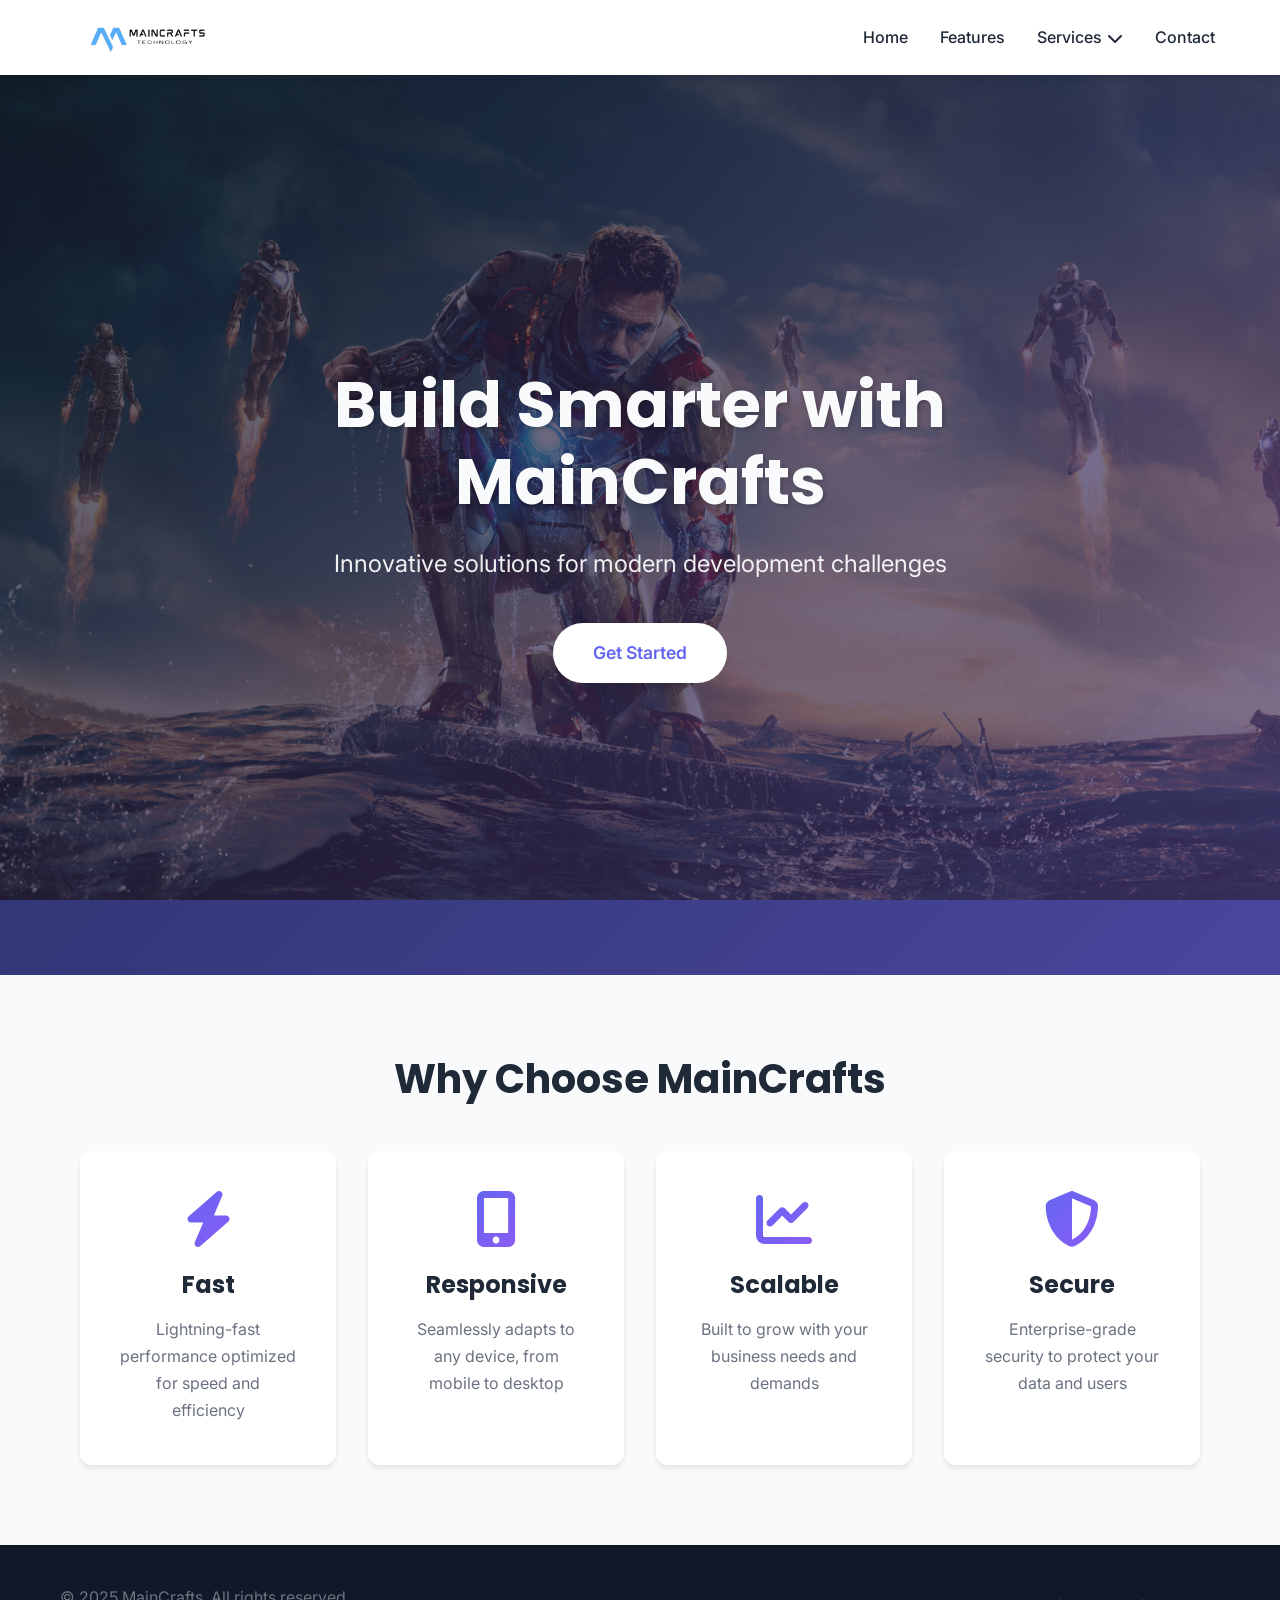
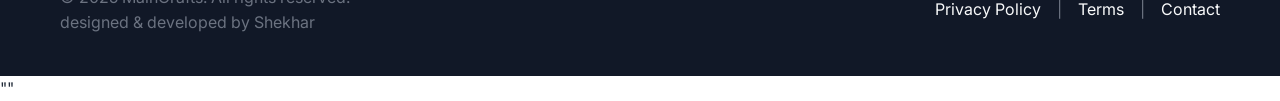
<file: Maincraft task 1/index.html>
<!DOCTYPE html>
<html lang="en">
<head>
    <meta charset="UTF-8">
    <meta name="viewport" content="width=device-width, initial-scale=1.0">
    <meta name="description" content="MainCrafts - Build Smarter with innovative solutions for fast, responsive, and scalable development">
    <meta name="keywords" content="MainCrafts, web development, responsive design, scalable solutions">
    <title>MainCrafts - Build Smarter</title>
    <!-- Google Fonts -->
    <link rel="preconnect" href="https://fonts.googleapis.com">
    <link rel="preconnect" href="https://fonts.gstatic.com" crossorigin>
    <link href="https://fonts.googleapis.com/css2?family=Inter:wght@300;400;500;600;700&family=Poppins:wght@400;500;600;700;800&display=swap" rel="stylesheet">
    <!-- FontAwesome -->
    <link rel="stylesheet" href="https://cdnjs.cloudflare.com/ajax/libs/font-awesome/6.5.1/css/all.min.css" integrity="sha512-DTOQO9RWCH3ppGqcWaEA1BIZOC6xxalwEsw9c2QQeAIftl+Vegovlnee1c9QX4TctnWMn13TZye+giMm8e2LwA==" crossorigin="anonymous" referrerpolicy="no-referrer" />
    <!-- Stylesheet -->
    <link rel="stylesheet" href="css/styles.css">
</head>
<body>
    <!-- Header -->
    <header id="header">
        <nav class="navbar">
            <div class="nav-brand">
                <a href="#home"><img src="logo.png" alt="MainCrafts Logo" class="logo"></a>
            </div>
            <ul class="nav-menu">
                <li class="nav-item"><a href="#home" class="nav-link">Home</a></li>
                <li class="nav-item"><a href="#features" class="nav-link">Features</a></li>
                <li class="nav-item dropdown">
                    <a href="#services" class="nav-link">Services <i class="fas fa-chevron-down"></i></a>
                    <ul class="dropdown-menu">
                        <li><a href="#web-dev">Web Development</a></li>
                        <li><a href="#mobile-apps">Mobile Apps</a></li>
                        <li><a href="#cloud-solutions">Cloud Solutions</a></li>
                    </ul>
                </li>
                <li class="nav-item"><a href="#contact" class="nav-link">Contact</a></li>
            </ul>
            <div class="hamburger">
                <span class="bar"></span>
                <span class="bar"></span>
                <span class="bar"></span>
            </div>
        </nav>
    </header>

    <!-- Main Content -->
    <main>
        <!-- Hero Section -->
        <section id="home" class="hero">
            <div class="hero-content">
                <h1>Build Smarter with MainCrafts</h1>
                <p class="hero-tagline">Innovative solutions for modern development challenges</p>
                <a href="#contact" class="cta-button">Get Started</a>
        
            </div>
        </section>
        <!-- Features Section -->
        <section id="features" class="features">
            <div class="container">
                <h2 class="section-title">Why Choose MainCrafts</h2>
                <div class="features-grid">
                    <div class="feature-card">
                        <i class="fas fa-bolt feature-icon"></i>
                        <h3>Fast</h3>
                        <p>Lightning-fast performance optimized for speed and efficiency</p>
                    </div>
                    <div class="feature-card">
                        <i class="fas fa-mobile-alt feature-icon"></i>
                        <h3>Responsive</h3>
                        <p>Seamlessly adapts to any device, from mobile to desktop</p>
                    </div>
                    <div class="feature-card">
                        <i class="fas fa-chart-line feature-icon"></i>
                        <h3>Scalable</h3>
                        <p>Built to grow with your business needs and demands</p>
                    </div>
                    <div class="feature-card">
                        <i class="fas fa-shield-alt feature-icon"></i>
                        <h3>Secure</h3>
                        <p>Enterprise-grade security to protect your data and users</p>
                    </div>
                </div>
            </div>
        </section>
    </main>

    <!-- Footer -->
    <footer id="footer">
        <div class="footer-content">
            <p class="copyright">&copy; 2025 MainCrafts. All rights reserved.<br>
                designed & developed by Shekhar
            </p>
            <div class="footer-links">
                <a href="#privacy">Privacy Policy</a>
                <span class="separator">|</span>
                <a href="#terms">Terms</a>
                <span class="separator">|</span>
                <a href="#contact">Contact</a>
            </div>
        </div>
    </footer>
    <!-- JavaScript -->
    <script src="js/main.js"></script>
</body>
</html>
""
</file>
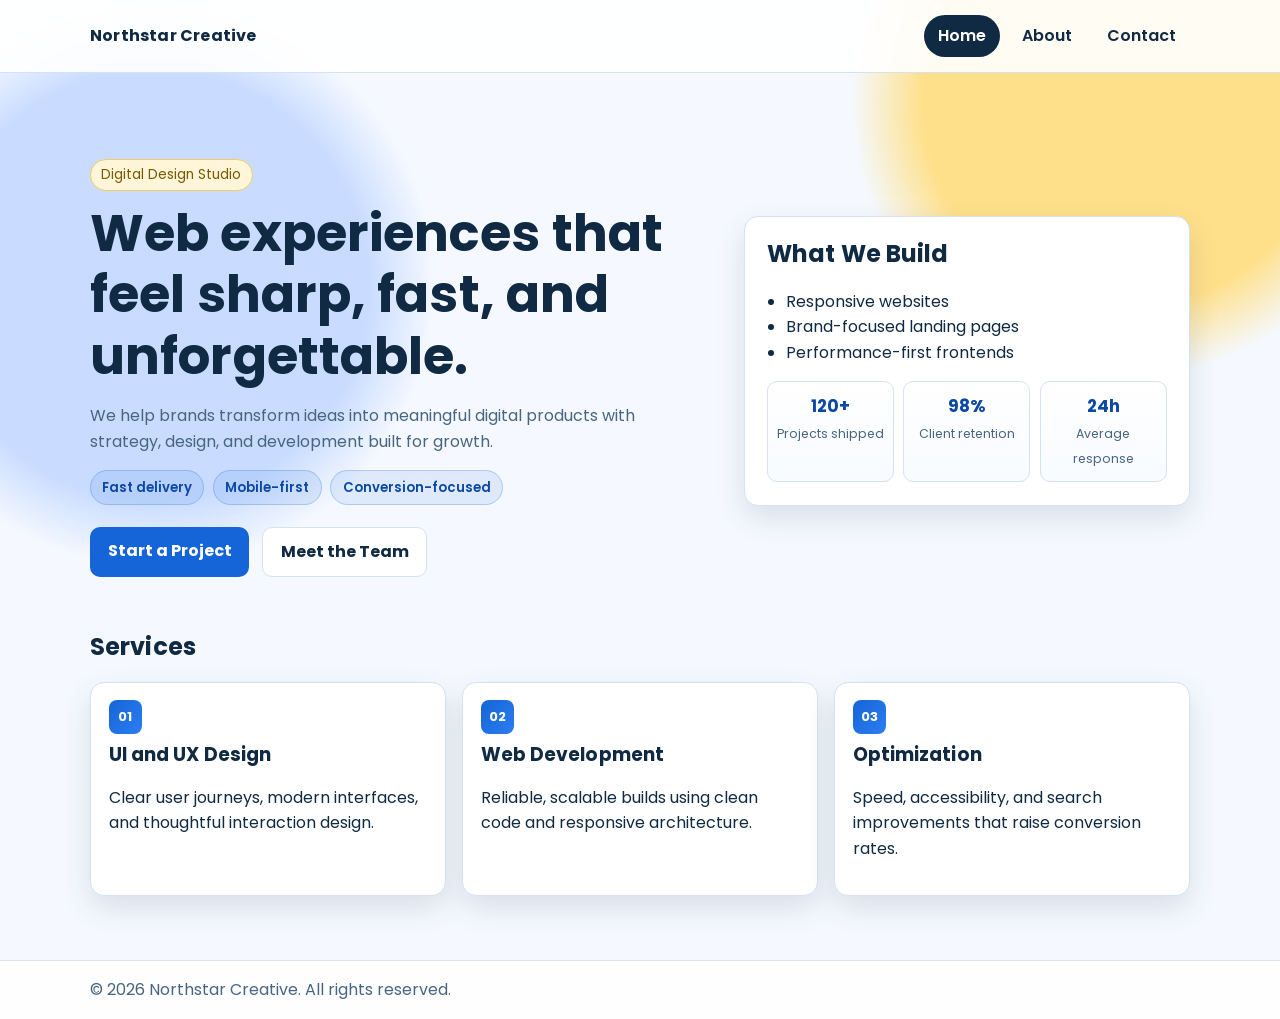
<file: task 2/index.html>
<!DOCTYPE html>
<html lang="en">
<head>
  <meta charset="UTF-8" />
  <meta name="viewport" content="width=device-width, initial-scale=1.0" />
  <title>Northstar Creative | Home</title>
  <link rel="stylesheet" href="styles.css" />
</head>
<body>
  <header class="site-header">
    <div class="container nav-wrap">
      <a class="brand" href="index.html">Northstar Creative</a>
      <nav class="main-nav" aria-label="Primary">
        <a class="nav-link active" href="index.html">Home</a>
        <a class="nav-link" href="about.html">About</a>
        <a class="nav-link" href="contact.html">Contact</a>
      </nav>
    </div>
  </header>

  <main>
    <section class="hero">
      <div class="container hero-grid">
        <div>
          <p class="eyebrow">Digital Design Studio</p>
          <h1>Web experiences that feel sharp, fast, and unforgettable.</h1>
          <p class="hero-text">
            We help brands transform ideas into meaningful digital products with strategy,
            design, and development built for growth.
          </p>
          <div class="feature-chips" aria-label="Highlights">
            <span class="chip">Fast delivery</span>
            <span class="chip">Mobile-first</span>
            <span class="chip">Conversion-focused</span>
          </div>
          <div class="hero-actions">
            <a class="btn btn-primary" href="contact.html">Start a Project</a>
            <a class="btn btn-outline" href="about.html">Meet the Team</a>
          </div>
        </div>
        <div class="hero-panel" aria-hidden="true">
          <h2>What We Build</h2>
          <ul>
            <li>Responsive websites</li>
            <li>Brand-focused landing pages</li>
            <li>Performance-first frontends</li>
          </ul>
          <div class="hero-metrics">
            <article class="metric">
              <strong>120+</strong>
              <span>Projects shipped</span>
            </article>
            <article class="metric">
              <strong>98%</strong>
              <span>Client retention</span>
            </article>
            <article class="metric">
              <strong>24h</strong>
              <span>Average response</span>
            </article>
          </div>
        </div>
      </div>
    </section>

    <section class="services container">
      <h2>Services</h2>
      <div class="service-grid">
        <article class="card">
          <span class="service-icon" aria-hidden="true">01</span>
          <h3>UI and UX Design</h3>
          <p>Clear user journeys, modern interfaces, and thoughtful interaction design.</p>
        </article>
        <article class="card">
          <span class="service-icon" aria-hidden="true">02</span>
          <h3>Web Development</h3>
          <p>Reliable, scalable builds using clean code and responsive architecture.</p>
        </article>
        <article class="card">
          <span class="service-icon" aria-hidden="true">03</span>
          <h3>Optimization</h3>
          <p>Speed, accessibility, and search improvements that raise conversion rates.</p>
        </article>
      </div>
    </section>
  </main>

  <footer class="site-footer">
    <div class="container">
      <p>© 2026 Northstar Creative. All rights reserved.</p>
    </div>
  </footer>
</body>
</html>
</file>
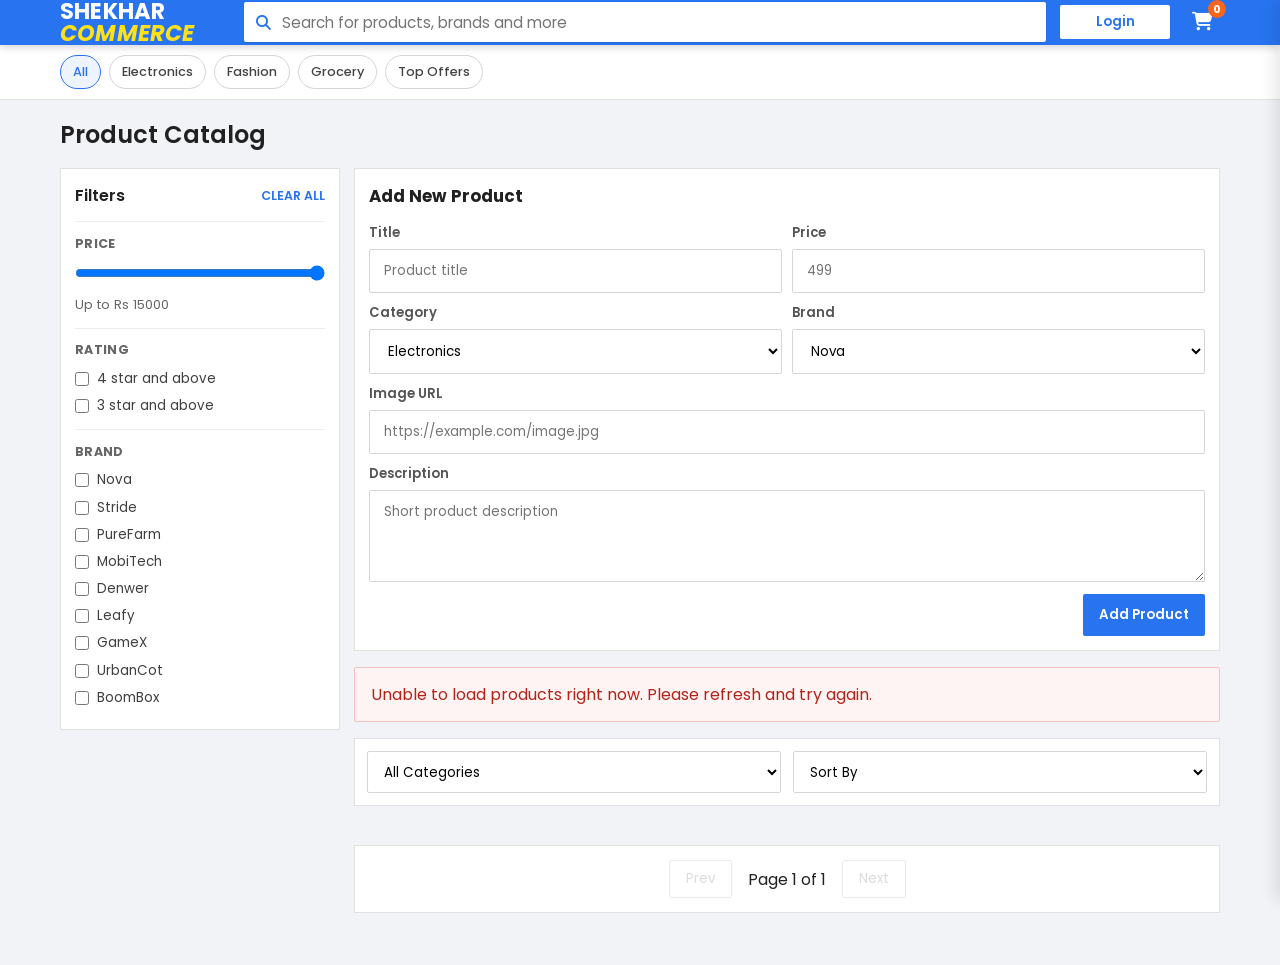
<file: task 6/index.html>
<!DOCTYPE html>
<html lang="en">
<head>
    <meta charset="UTF-8">
    <meta name="viewport" content="width=device-width, initial-scale=1.0">
    <title>SHEKHAR COMMERCE | Task 6</title>
    <link href="https://fonts.googleapis.com/css2?family=Poppins:wght@300;400;600;700&display=swap" rel="stylesheet">
    <link rel="stylesheet" href="https://cdnjs.cloudflare.com/ajax/libs/font-awesome/6.4.0/css/all.min.css">
    
    <link rel="stylesheet" href="styles.css">
</head>
<body>

    <header>
        <nav class="container">
            <div class="logo">SHEKHAR <span>COMMERCE</span></div>
            <div class="header-search">
                <i class="fa-solid fa-magnifying-glass"></i>
                <input type="text" id="searchInput" placeholder="Search for products, brands and more">
            </div>
            <button class="login-btn" type="button">Login</button>
            <div class="cart-icon" id="cartIcon">
                <i class="fa-solid fa-cart-shopping"></i>
                <span id="cartCount">0</span>
            </div>
        </nav>
    </header>

    <section class="top-tools">
        <div class="container" id="quickCategories">
            <button class="quick-chip active" data-category="all" type="button">All</button>
            <button class="quick-chip" data-category="Electronics" type="button">Electronics</button>
            <button class="quick-chip" data-category="Fashion" type="button">Fashion</button>
            <button class="quick-chip" data-category="Grocery" type="button">Grocery</button>
            <button class="quick-chip" data-category="Top Offers" type="button">Top Offers</button>
        </div>
    </section>

    <main class="container">
        <h1 class="page-title">Product Catalog</h1>

        <section class="catalog-layout">
            <aside class="filters">
                <div class="filter-head">
                    <h2 class="filter-title">Filters</h2>
                    <button id="clearFilters" class="clear-btn" type="button">CLEAR ALL</button>
                </div>

                <div class="filter-group">
                    <h3>PRICE</h3>
                    <input class="price-range" id="priceRange" type="range" min="500" max="15000" step="500" value="15000">
                    <p class="price-label">Up to Rs <span id="priceValue">15000</span></p>
                </div>

                <div class="filter-group">
                    <h3>RATING</h3>
                    <label class="check-row"><input type="checkbox" name="rating" value="4"> 4 star and above</label>
                    <label class="check-row"><input type="checkbox" name="rating" value="3"> 3 star and above</label>
                </div>

                <div class="filter-group">
                    <h3>BRAND</h3>
                    <label class="check-row"><input type="checkbox" name="brand" value="Nova"> Nova</label>
                    <label class="check-row"><input type="checkbox" name="brand" value="Stride"> Stride</label>
                    <label class="check-row"><input type="checkbox" name="brand" value="PureFarm"> PureFarm</label>
                    <label class="check-row"><input type="checkbox" name="brand" value="MobiTech"> MobiTech</label>
                    <label class="check-row"><input type="checkbox" name="brand" value="Denwer"> Denwer</label>
                    <label class="check-row"><input type="checkbox" name="brand" value="Leafy"> Leafy</label>
                    <label class="check-row"><input type="checkbox" name="brand" value="GameX"> GameX</label>
                    <label class="check-row"><input type="checkbox" name="brand" value="UrbanCot"> UrbanCot</label>
                    <label class="check-row"><input type="checkbox" name="brand" value="BoomBox"> BoomBox</label>
                </div>
            </aside>

            <div class="products-area">
                <section class="admin-panel">
                    <h2>Add New Product</h2>
                    <form id="productForm" class="admin-form">
                        <div class="form-grid">
                            <div class="field-group">
                                <label for="productTitle">Title</label>
                                <input id="productTitle" name="title" type="text" placeholder="Product title" required>
                            </div>
                            <div class="field-group">
                                <label for="productPrice">Price</label>
                                <input id="productPrice" name="price" type="number" min="1" step="1" placeholder="499" required>
                            </div>
                            <div class="field-group">
                                <label for="productCategory">Category</label>
                                <select id="productCategory" name="category" required>
                                    <option value="Electronics">Electronics</option>
                                    <option value="Fashion">Fashion</option>
                                    <option value="Grocery">Grocery</option>
                                </select>
                            </div>
                            <div class="field-group">
                                <label for="productBrand">Brand</label>
                                <select id="productBrand" name="brand" required>
                                    <option value="Nova">Nova</option>
                                    <option value="Stride">Stride</option>
                                    <option value="PureFarm">PureFarm</option>
                                    <option value="MobiTech">MobiTech</option>
                                    <option value="Denwer">Denwer</option>
                                    <option value="Leafy">Leafy</option>
                                    <option value="GameX">GameX</option>
                                    <option value="UrbanCot">UrbanCot</option>
                                    <option value="BoomBox">BoomBox</option>
                                </select>
                            </div>
                            <div class="field-group full">
                                <label for="productImage">Image URL</label>
                                <input id="productImage" name="image" type="url" placeholder="https://example.com/image.jpg">
                            </div>
                            <div class="field-group full">
                                <label for="productDescription">Description</label>
                                <textarea id="productDescription" name="description" placeholder="Short product description" required></textarea>
                            </div>
                        </div>
                        <div class="form-actions">
                            <button id="productFormSubmit" class="submit-btn" type="submit">Add Product</button>
                        </div>
                    </form>
                </section>

                <div id="apiStatus" class="api-status" role="status" aria-live="polite"></div>
                <div id="loadingState" class="loading-state">
                    <div class="spinner" aria-hidden="true"></div>
                    <p>Loading products from the API...</p>
                </div>

                <section class="controls">
                    <select id="categoryFilter">
                        <option value="all">All Categories</option>
                        <option value="Electronics">Electronics</option>
                        <option value="Fashion">Fashion</option>
                        <option value="Grocery">Grocery</option>
                    </select>

                    <select id="sortSelect">
                        <option value="default">Sort By</option>
                        <option value="price-asc">Price: Low to High</option>
                        <option value="price-desc">Price: High to Low</option>
                        <option value="alpha">Alphabetical (A-Z)</option>
                    </select>
                </section>

                <section class="product-grid" id="productGrid">
                </section>

                <div class="pagination" id="paginationControls">
                    <button id="prevPage">Prev</button>
                    <span id="pageInfo">Page 1 of 1</span>
                    <button id="nextPage">Next</button>
                </div>
            </div>
        </section>
    </main>

    <div class="cart-overlay" id="cartOverlay"></div>
    <aside class="cart-sidebar" id="cartSidebar">
        <div class="cart-header">
            <h2>Your Cart</h2>
            <button id="closeCart"><i class="fa-solid fa-xmark"></i></button>
        </div>
        <div class="cart-items" id="cartItems">
            </div>
        <div class="cart-footer">
            <h3>Total: ₹<span id="cartTotal">0</span></h3>
            <button class="checkout-btn">Checkout</button>
        </div>
    </aside>

    <script src="api.js"></script>
    <script src="main.js" defer></script>
</body>
</html>
</file>
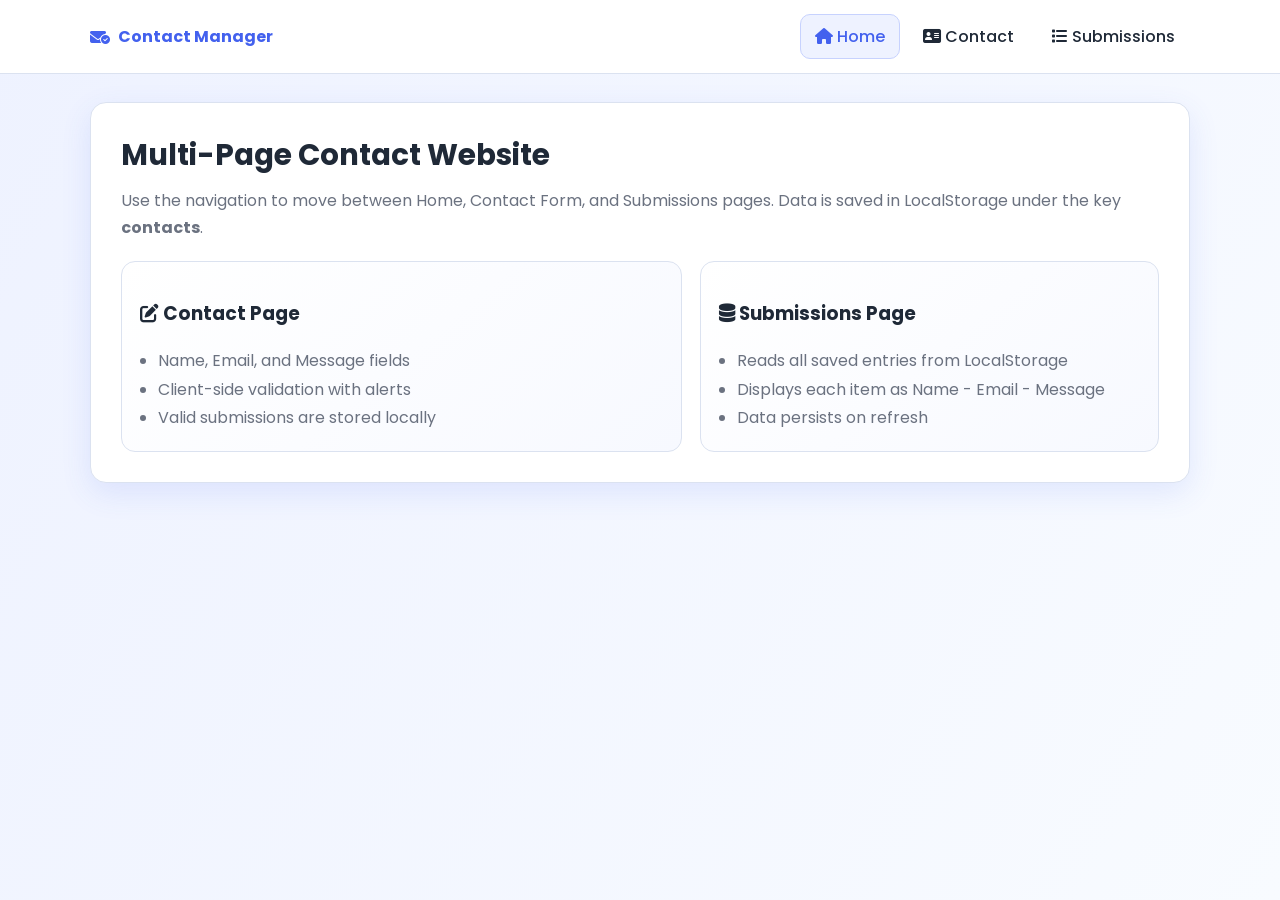
<file: task3/index.html>
<!DOCTYPE html>
<html lang="en">
<head>
	<meta charset="UTF-8" />
	<meta name="viewport" content="width=device-width, initial-scale=1.0" />
	<title>Contact Manager</title>

	<link rel="preconnect" href="https://fonts.googleapis.com" />
	<link rel="preconnect" href="https://fonts.gstatic.com" crossorigin />
	<link href="https://fonts.googleapis.com/css2?family=Poppins:wght@400;500;600;700&display=swap" rel="stylesheet" />
	<link rel="stylesheet" href="https://cdnjs.cloudflare.com/ajax/libs/font-awesome/6.5.2/css/all.min.css" />

	<style>
		:root {
			--bg: #f8f9ff;
			--card: #ffffff;
			--text: #1f2937;
			--muted: #6b7280;
			--primary: #4361ee;
			--primary-dark: #3347c8;
			--accent: #4cc9f0;
			--border: #dbe2f0;
			--shadow: 0 10px 30px rgba(67, 97, 238, 0.12);
		}

		* { box-sizing: border-box; }

		body {
			margin: 0;
			font-family: 'Poppins', sans-serif;
			background: linear-gradient(120deg, #eef2ff, #f8fbff);
			color: var(--text);
			min-height: 100vh;
		}

		.site-header {
			background: var(--card);
			border-bottom: 1px solid var(--border);
			position: sticky;
			top: 0;
			z-index: 20;
		}

		.nav {
			width: min(1100px, 92%);
			margin: 0 auto;
			display: flex;
			align-items: center;
			justify-content: space-between;
			padding: 14px 0;
			gap: 12px;
			flex-wrap: wrap;
		}

		.brand {
			display: flex;
			align-items: center;
			gap: 8px;
			font-weight: 700;
			color: var(--primary);
			text-decoration: none;
		}

		.nav-links {
			display: flex;
			gap: 8px;
			flex-wrap: wrap;
		}

		.nav-links a {
			text-decoration: none;
			color: var(--text);
			font-weight: 500;
			padding: 9px 14px;
			border-radius: 10px;
			border: 1px solid transparent;
			transition: 0.2s ease;
		}

		.nav-links a.active,
		.nav-links a:hover {
			color: var(--primary);
			border-color: #c7d2fe;
			background: #eef2ff;
		}

		.container {
			width: min(1100px, 92%);
			margin: 28px auto 40px;
		}

		.page {
			display: none;
			background: var(--card);
			border: 1px solid var(--border);
			border-radius: 16px;
			box-shadow: var(--shadow);
			padding: clamp(18px, 3vw, 30px);
		}

		.page.active { display: block; }

		.title {
			margin-top: 0;
			margin-bottom: 10px;
			font-size: clamp(1.3rem, 2.3vw, 1.9rem);
		}

		.subtitle {
			margin: 0 0 20px;
			color: var(--muted);
			line-height: 1.7;
		}

		.hero {
			display: grid;
			grid-template-columns: 1.1fr 0.9fr;
			gap: 18px;
			align-items: stretch;
		}

		.hero-card {
			border: 1px solid var(--border);
			border-radius: 14px;
			padding: 18px;
			background: linear-gradient(140deg, #ffffff, #f7f9ff);
		}

		.hero ul {
			margin: 0;
			padding-left: 18px;
			color: var(--muted);
			line-height: 1.8;
		}

		form {
			display: grid;
			gap: 14px;
			max-width: 700px;
		}

		label {
			font-weight: 500;
			font-size: 0.96rem;
		}

		input,
		textarea {
			width: 100%;
			margin-top: 6px;
			border: 1px solid #cfd8ea;
			border-radius: 10px;
			padding: 11px 12px;
			font: inherit;
			color: var(--text);
			background: #fff;
			outline: none;
			transition: border-color 0.2s ease, box-shadow 0.2s ease;
		}

		input:focus,
		textarea:focus {
			border-color: var(--accent);
			box-shadow: 0 0 0 4px rgba(76, 201, 240, 0.16);
		}

		textarea {
			resize: vertical;
			min-height: 140px;
		}

		button {
			width: fit-content;
			border: 0;
			border-radius: 10px;
			background: var(--primary);
			color: #fff;
			font: inherit;
			font-weight: 600;
			padding: 11px 16px;
			cursor: pointer;
			transition: 0.2s ease;
		}

		button:hover { background: var(--primary-dark); }

		.submissions-wrap {
			border: 1px solid var(--border);
			border-radius: 12px;
			padding: 10px;
			background: #fcfdff;
		}

		#submissionsList {
			list-style: none;
			padding: 0;
			margin: 0;
			display: grid;
			gap: 10px;
		}

		#submissionsList li {
			border: 1px solid var(--border);
			border-radius: 10px;
			padding: 12px;
			background: #fff;
			line-height: 1.6;
			word-break: break-word;
		}

		.empty {
			color: var(--muted);
			margin: 8px 2px;
		}

		@media (max-width: 860px) {
			.hero {
				grid-template-columns: 1fr;
			}
		}
	</style>
</head>
<body>
	<header class="site-header">
		<nav class="nav">
			<a class="brand" href="#home"><i class="fa-solid fa-envelope-circle-check"></i> Contact Manager</a>
			<div class="nav-links">
				<a href="#home" data-page-link="home" class="active"><i class="fa-solid fa-house"></i> Home</a>
				<a href="#contact" data-page-link="contact"><i class="fa-solid fa-address-card"></i> Contact</a>
				<a href="#submissions" data-page-link="submissions"><i class="fa-solid fa-list"></i> Submissions</a>
			</div>
		</nav>
	</header>

	<main class="container">
		<section id="home" class="page active">
			<h1 class="title">Multi-Page Contact Website</h1>
			<p class="subtitle">Use the navigation to move between Home, Contact Form, and Submissions pages. Data is saved in LocalStorage under the key <b>contacts</b>.</p>
			<div class="hero">
				<article class="hero-card">
					<h3><i class="fa-solid fa-pen-to-square"></i> Contact Page</h3>
					<ul>
						<li>Name, Email, and Message fields</li>
						<li>Client-side validation with alerts</li>
						<li>Valid submissions are stored locally</li>
					</ul>
				</article>
				<article class="hero-card">
					<h3><i class="fa-solid fa-database"></i> Submissions Page</h3>
					<ul>
						<li>Reads all saved entries from LocalStorage</li>
						<li>Displays each item as Name - Email - Message</li>
						<li>Data persists on refresh</li>
					</ul>
				</article>
			</div>
		</section>

		<section id="contact" class="page">
			<h2 class="title">Contact Form</h2>
			<p class="subtitle">Fill all fields before submitting.</p>
			<form id="contactForm" novalidate>
				<label for="name">Name
					<input type="text" id="name" name="name" placeholder="Enter your name" />
				</label>
				<label for="email">Email
					<input type="email" id="email" name="email" placeholder="Enter your email" />
				</label>
				<label for="message">Message
					<textarea id="message" name="message" placeholder="Write your message"></textarea>
				</label>
				<button type="submit"><i class="fa-solid fa-paper-plane"></i> Submit</button>
			</form>
		</section>

		<section id="submissions" class="page">
			<h2 class="title">Saved Submissions</h2>
			<p class="subtitle">All entries are loaded from LocalStorage.</p>
			<div class="submissions-wrap">
				<p class="empty" id="emptyState">No submissions yet.</p>
				<ul id="submissionsList"></ul>
			</div>
		</section>
	</main>

	<script>
		const form = document.getElementById('contactForm');
		const nameInput = document.getElementById('name');
		const emailInput = document.getElementById('email');
		const messageInput = document.getElementById('message');
		const submissionsList = document.getElementById('submissionsList');
		const emptyState = document.getElementById('emptyState');
		const pages = document.querySelectorAll('.page');
		const navLinks = document.querySelectorAll('[data-page-link]');

		function getContacts() {
			const saved = localStorage.getItem('contacts');
			return saved ? JSON.parse(saved) : [];
		}

		function renderSubmissions() {
			const contacts = getContacts();
			submissionsList.innerHTML = '';

			if (!contacts.length) {
				emptyState.style.display = 'block';
				return;
			}

			emptyState.style.display = 'none';
			contacts.forEach((contact) => {
				const li = document.createElement('li');
				li.textContent = `${contact.name} - ${contact.email} - ${contact.message}`;
				submissionsList.appendChild(li);
			});
		}

		function isValidEmail(email) {
			return /^[^\s@]+@[^\s@]+\.[^\s@]+$/.test(email);
		}

		form.addEventListener('submit', (e) => {
			e.preventDefault();

			const name = nameInput.value.trim();
			const email = emailInput.value.trim();
			const message = messageInput.value.trim();

			if (!name || !email || !message) {
				alert('Validation failed: no field can be empty.');
				return;
			}

			if (!isValidEmail(email)) {
				alert('Validation failed: please enter a valid email address.');
				return;
			}

			const contacts = getContacts();
			contacts.push({ name, email, message });
			localStorage.setItem('contacts', JSON.stringify(contacts));

			alert('Submission saved successfully.');
			form.reset();
			renderSubmissions();
			location.hash = '#submissions';
		});

		function showPage(pageId) {
			const id = pageId || 'home';
			pages.forEach((page) => page.classList.toggle('active', page.id === id));
			navLinks.forEach((link) => link.classList.toggle('active', link.dataset.pageLink === id));
			if (id === 'submissions') renderSubmissions();
		}

		function syncRoute() {
			const pageId = (location.hash || '#home').replace('#', '');
			const valid = ['home', 'contact', 'submissions'];
			showPage(valid.includes(pageId) ? pageId : 'home');
		}

		window.addEventListener('hashchange', syncRoute);
		syncRoute();
	</script>
</body>
</html>
</file>
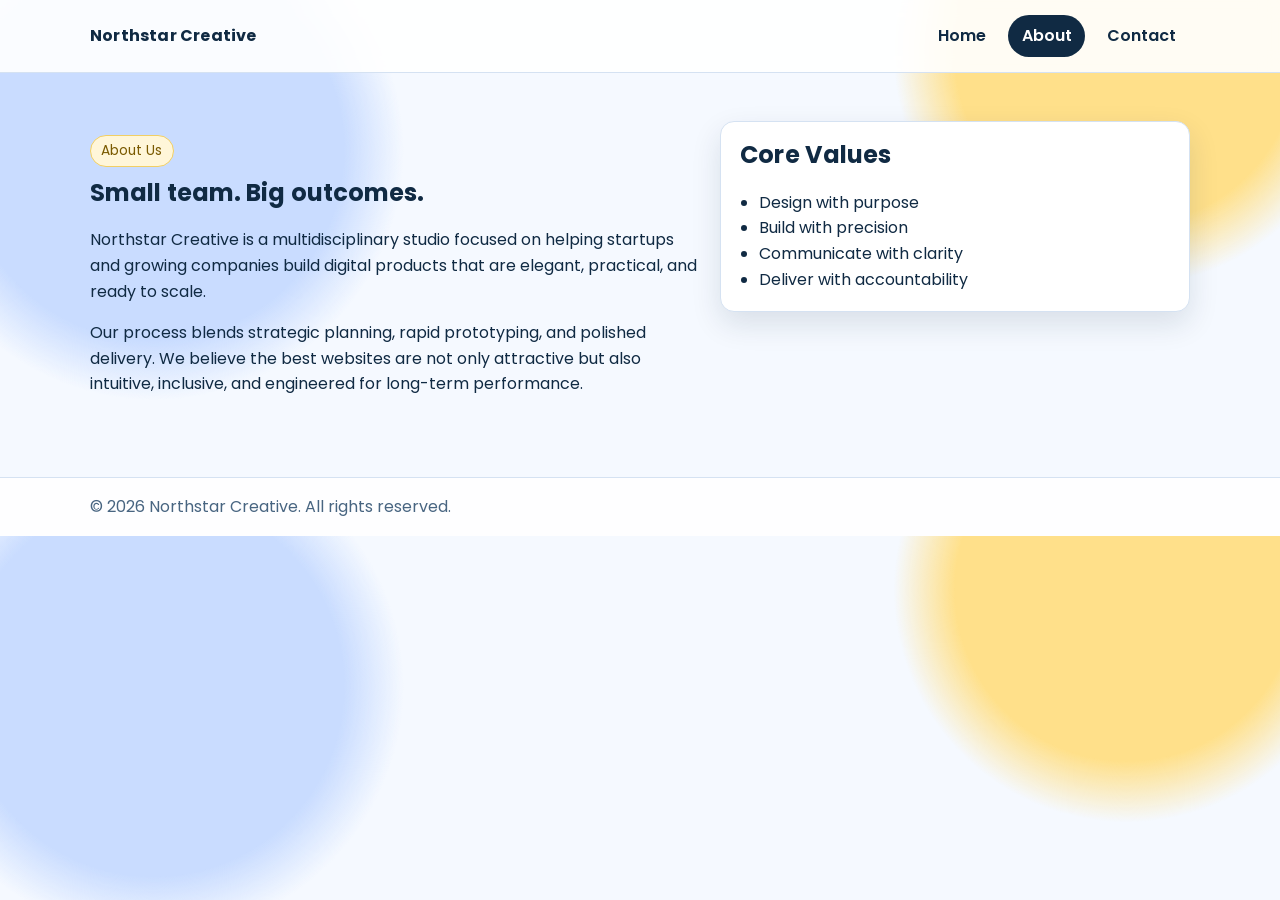
<file: task 2/about.html>
<!DOCTYPE html>
<html lang="en">
<head>
  <meta charset="UTF-8" />
  <meta name="viewport" content="width=device-width, initial-scale=1.0" />
  <title>Northstar Creative | About</title>
  <link rel="stylesheet" href="styles.css" />
</head>
<body>
  <header class="site-header">
    <div class="container nav-wrap">
      <a class="brand" href="index.html">Northstar Creative</a>
      <nav class="main-nav" aria-label="Primary">
        <a class="nav-link" href="index.html">Home</a>
        <a class="nav-link active" href="about.html">About</a>
        <a class="nav-link" href="contact.html">Contact</a>
      </nav>
    </div>
  </header>

  <main class="container page-section">
    <section class="about-grid">
      <div>
        <p class="eyebrow">About Us</p>
        <h1>Small team. Big outcomes.</h1>
        <p>
          Northstar Creative is a multidisciplinary studio focused on helping startups and
          growing companies build digital products that are elegant, practical, and ready to scale.
        </p>
        <p>
          Our process blends strategic planning, rapid prototyping, and polished delivery.
          We believe the best websites are not only attractive but also intuitive, inclusive,
          and engineered for long-term performance.
        </p>
      </div>
      <aside class="about-panel">
        <h2>Core Values</h2>
        <ul>
          <li>Design with purpose</li>
          <li>Build with precision</li>
          <li>Communicate with clarity</li>
          <li>Deliver with accountability</li>
        </ul>
      </aside>
    </section>
  </main>

  <footer class="site-footer">
    <div class="container">
      <p>© 2026 Northstar Creative. All rights reserved.</p>
    </div>
  </footer>
</body>
</html>
</file>
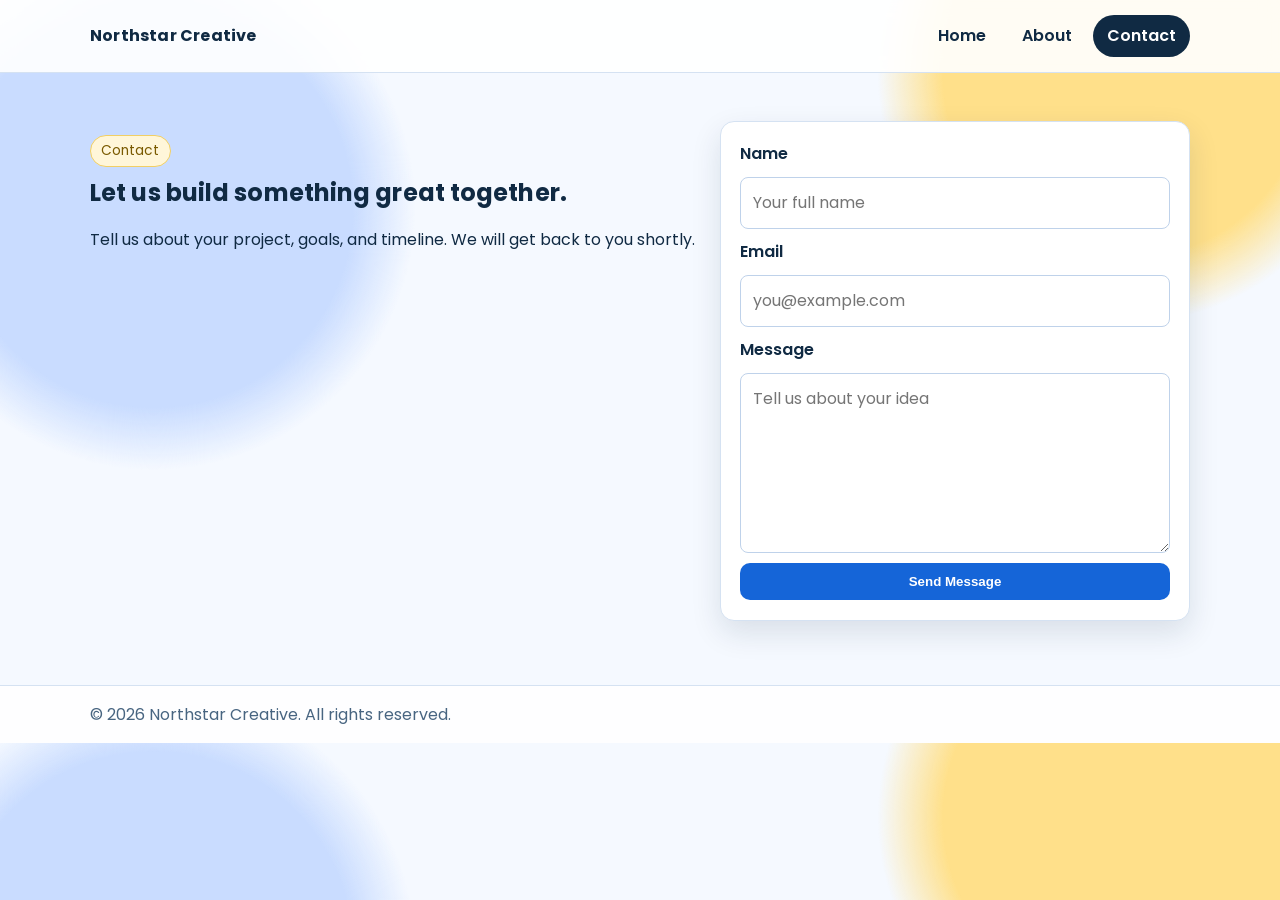
<file: task 2/contact.html>
<!DOCTYPE html>
<html lang="en">
<head>
  <meta charset="UTF-8" />
  <meta name="viewport" content="width=device-width, initial-scale=1.0" />
  <title>Northstar Creative | Contact</title>
  <link rel="stylesheet" href="styles.css" />
</head>
<body>
  <header class="site-header">
    <div class="container nav-wrap">
      <a class="brand" href="index.html">Northstar Creative</a>
      <nav class="main-nav" aria-label="Primary">
        <a class="nav-link" href="index.html">Home</a>
        <a class="nav-link" href="about.html">About</a>
        <a class="nav-link active" href="contact.html">Contact</a>
      </nav>
    </div>
  </header>

  <main class="container page-section">
    <section class="contact-wrap">
      <div>
        <p class="eyebrow">Contact</p>
        <h1>Let us build something great together.</h1>
        <p>
          Tell us about your project, goals, and timeline. We will get back to you shortly.
        </p>
      </div>

      <form id="contactForm" class="contact-form" novalidate>
        <label for="name">Name</label>
        <input id="name" name="name" type="text" placeholder="Your full name" />

        <label for="email">Email</label>
        <input id="email" name="email" type="email" placeholder="you@example.com" />

        <label for="message">Message</label>
        <textarea id="message" name="message" rows="6" placeholder="Tell us about your idea"></textarea>

        <button class="btn btn-primary" type="submit">Send Message</button>
      </form>
    </section>
  </main>

  <footer class="site-footer">
    <div class="container">
      <p>© 2026 Northstar Creative. All rights reserved.</p>
    </div>
  </footer>

  <script src="script.js"></script>
</body>
</html>
</file>
<file: Maincraft task 1/css/styles.css>
/* CSS Reset and Base Styles */
* {
    margin: 0;
    padding: 0;
    box-sizing: border-box;
}

/* CSS Custom Properties */
:root {
    /* Colors - Modern palette from Coolors */
    --primary-color: #6366f1;
    --secondary-color: #8b5cf6;
    --accent-color: #ec4899;
    --text-dark: #1f2937;
    --text-light: #f9fafb;
    --text-gray: #6b7280;
    --bg-light: #ffffff;
    --bg-dark: #111827;
    --card-bg: #ffffff;

    /* Fonts */
    --font-heading: 'Poppins', sans-serif;
    --font-body: 'Inter', sans-serif;

    /* Transitions */
    --transition-speed: 0.3s;

    /* Shadows */
    --shadow-sm: 0 1px 2px 0 rgba(0, 0, 0, 0.05);
    --shadow-md: 0 4px 6px -1px rgba(0, 0, 0, 0.1);
    --shadow-lg: 0 10px 15px -3px rgba(0, 0, 0, 0.1);
    --shadow-xl: 0 20px 25px -5px rgba(0, 0, 0, 0.1);
}

body {
    font-family: var(--font-body);
    color: var(--text-dark);
    line-height: 1.6;
    overflow-x: hidden;
}

html {
    scroll-behavior: smooth;
}

/* Container */
.container {
    max-width: 1200px;
    margin: 0 auto;
    padding: 0 20px;
}

/* Typography */
h1,
h2,
h3,
h4,
h5,
h6 {
    font-family: var(--font-heading);
    font-weight: 700;
    line-height: 1.2;
}

.section-title {
    text-align: center;
    font-size: 2.5rem;
    margin-bottom: 3rem;
    color: var(--text-dark);
}

a {
    text-decoration: none;
    color: inherit;
}

ul {
    list-style: none;
}

/* Header Styles */
#header {
    position: fixed;
    top: 0;
    left: 0;
    width: 100%;
    background: rgba(255, 255, 255, 0.95);
    backdrop-filter: blur(10px);
    box-shadow: var(--shadow-md);
    z-index: 1000;
}

.navbar {
    max-width: 1200px;
    margin: 0 auto;
    padding: 0 25px;
    display: flex;
    justify-content: space-between;
    align-items: center;
    height: 75px;
}

.nav-brand a {
    display: flex;
    align-items: center;
}

.logo {
    height: 50px;
    width: auto;
    padding: 5px 10px;
    transition: transform var(--transition-speed);
}

.logo:hover {
    transform: scale(1.05);
}

.nav-menu {
    display: flex;
    gap: 2rem;
    align-items: center;
}

.nav-link {
    font-weight: 500;
    transition: color var(--transition-speed);
    display: flex;
    align-items: center;
    gap: 0.3rem;
}

.nav-link:hover {
    color: var(--primary-color);
}

.dropdown {
    position: relative;
}

.dropdown-menu {
    position: absolute;
    top: 100%;
    left: 0;
    background: rgb(245, 241, 248);
    box-shadow: var(--shadow-lg);
    border-radius: 8px;
    padding: 0.5rem 0;
    min-width: 200px;
    opacity: 0;
    visibility: hidden;
    transform: translateY(-10px);
    transition: all var(--transition-speed);
}

.dropdown:hover .dropdown-menu {
    opacity: 1;
    visibility: visible;
    transform: translateY(0);
}

.dropdown-menu li {
    padding: 0.75rem 1.5rem;
    transition: background var(--transition-speed);
}

.dropdown-menu li:hover {
    background: #a2aedc;
}

.dropdown-menu a {
    display: block;
    color: var(--text-dark);
}

.hamburger {
    display: none;
    flex-direction: column;
    cursor: pointer;
    gap: 4px;
}

.hamburger .bar {
    width: 25px;
    height: 3px;
    background: var(--text-dark);
    border-radius: 3px;
    transition: all var(--transition-speed);
}

/* Hero Section */
.hero {
    min-height: 100vh;
    display: flex;
    align-items: center;
    justify-content: center;
    /* Background image */
    background-image: url('../marvel-cinematic-background (6).jpg');
    background-size: cover;
    background-position: center;
    background-repeat: no-repeat;
    background-attachment: fixed;
    /* Fallback gradient if image doesn't load */
    background-color: #4164f2;
    position: relative;
    padding: 0 20px;
    margin-top: 75px;
}

.hero::before {
    content: '';
    position: absolute;
    top: 0;
    left: 0;
    right: 0;
    bottom: 0;
    /* Dark overlay to ensure text readability */
    background: linear-gradient(135deg, rgba(22, 22, 32, 0.7), rgba(77, 57, 121, 0.7));
}

.hero-content {
    position: relative;
    z-index: 1;
    text-align: center;
    color: var(--text-light);
    max-width: 800px;
}

.hero h1 {
    font-size: 4rem;
    margin-bottom: 1.5rem;
    text-shadow: 2px 2px 4px rgba(0, 0, 0, 0.2);
}

.hero-tagline {
    font-size: 1.5rem;
    margin-bottom: 2.5rem;
    opacity: 0.95;
}

.cta-button {
    display: inline-block;
    padding: 1rem 2.5rem;
    background: rgb(255, 255, 255);
    color: var(--primary-color);
    font-weight: 600;
    font-size: 1.1rem;
    border-radius: 50px;
    transition: all var(--transition-speed);
    box-shadow: var(--shadow-lg);
}

.cta-button:hover {
    transform: translateY(-3px) scale(1.05);
    box-shadow: var(--shadow-xl);
}

/* Features Section */
.features {
    padding: 5rem 0;
    background: #f9fafb;
}

.features-grid {
    display: grid;
    grid-template-columns: repeat(auto-fit, minmax(250px, 1fr));
    gap: 2rem;
    max-width: 1200px;
    margin: 0 auto;
    padding: 0 20px;
}

.feature-card {
    background: var(--card-bg);
    padding: 2.5rem;
    border-radius: 12px;
    text-align: center;
    box-shadow: var(--shadow-md);
    transition: all var(--transition-speed);
}

.feature-card:hover {
    transform: translateY(-10px) scale(1.05);
    box-shadow: var(--shadow-xl);
}

.feature-icon {
    font-size: 3.5rem;
    background: linear-gradient(135deg, var(--primary-color), var(--secondary-color));
    -webkit-background-clip: text;
    -webkit-text-fill-color: transparent;
    background-clip: text;
    margin-bottom: 1.5rem;
    transition: transform var(--transition-speed);
}

.feature-card:hover .feature-icon {
    transform: rotate(10deg) scale(1.1);
}

.feature-card h3 {
    font-size: 1.5rem;
    margin-bottom: 1rem;
    color: var(--text-dark);
}

.feature-card p {
    color: var(--text-gray);
    line-height: 1.7;
}

/* Footer */
#footer {
    background: var(--bg-dark);
    color: var(--text-light);
    padding: 2.5rem 0;
}

.footer-content {
    max-width: 1200px;
    margin: 0 auto;
    padding: 0 20px;
    display: flex;
    justify-content: space-between;
    align-items: center;
    flex-wrap: wrap;
    gap: 1rem;
}

.copyright {
    color: var(--text-gray);
}

.footer-links {
    display: flex;
    gap: 1rem;
    align-items: center;
}

.footer-links a {
    color: var(--text-light);
    transition: color var(--transition-speed);
}

.footer-links a:hover {
    color: var(--primary-color);
}

.separator {
    color: var(--text-gray);
}

/* Responsive Design - Mobile First */
@media (max-width: 768px) {
    .hamburger {
        display: flex;
    }

    .nav-menu {
        position: fixed;
        left: -100%;
        top: 75px;
        flex-direction: column;
        background: white;
        width: 100%;
        text-align: center;
        transition: left var(--transition-speed);
        box-shadow: var(--shadow-lg);
        padding: 2rem 0;
    }

    .nav-menu.active {
        left: 0;
    }

    .dropdown-menu {
        position: static;
        opacity: 1;
        visibility: visible;
        transform: none;
        box-shadow: none;
        margin-top: 0.5rem;
    }

    .hero h1 {
        font-size: 2.5rem;
    }

    .hero-tagline {
        font-size: 1.1rem;
    }

    .section-title {
        font-size: 2rem;
    }

    .features-grid {
        grid-template-columns: 1fr;
    }

    .footer-content {
        flex-direction: column;
        text-align: center;
    }
}

@media (min-width: 769px) and (max-width: 1023px) {
    .hero h1 {
        font-size: 3.5rem;
    }

    .features-grid {
        grid-template-columns: repeat(2, 1fr);
    }
}
</file>
<file: task 2/styles.css>
@import url("https://fonts.googleapis.com/css2?family=Poppins:wght@400;500;600;700;800&display=swap");

:root {
  --bg: #f5f9ff;
  --paper: #ffffff;
  --ink: #102a43;
  --muted: #486581;
  --brand: #1565d8;
  --brand-strong: #0b49a5;
  --accent: #f4c542;
  --line: #d5e2f2;
  --shadow: 0 12px 30px rgba(16, 42, 67, 0.12);
}

* {
  box-sizing: border-box;
}

body {
  margin: 0;
  color: var(--ink);
  background:
    radial-gradient(circle at 88% 10%, #ffe08a 0 14%, transparent 19%),
    radial-gradient(circle at 12% 28%, #c9dcff 0 16%, transparent 21%),
    var(--bg);
  font-family: "Poppins", sans-serif;
  line-height: 1.6;
}

h1,
h2,
h3 {
  margin-top: 0;
  line-height: 1.2;
  font-family: "Poppins", sans-serif;
  letter-spacing: 0.1px;
}

.container {
  width: min(1100px, 92%);
  margin-inline: auto;
}

.site-header {
  position: sticky;
  top: 0;
  z-index: 10;
  background: rgba(255, 255, 255, 0.9);
  backdrop-filter: blur(10px);
  border-bottom: 1px solid var(--line);
}

.nav-wrap {
  min-height: 72px;
  display: flex;
  align-items: center;
  justify-content: space-between;
  gap: 1rem;
}

.brand {
  text-decoration: none;
  color: var(--ink);
  font-family: "Poppins", sans-serif;
  font-weight: 700;
  letter-spacing: 0.2px;
}

.main-nav {
  display: flex;
  flex-wrap: wrap;
  gap: 0.5rem;
}

.nav-link {
  text-decoration: none;
  color: var(--ink);
  font-weight: 600;
  padding: 0.45rem 0.8rem;
  border-radius: 999px;
  border: 1px solid transparent;
  transition: all 0.2s ease;
}

.nav-link:hover,
.nav-link.active {
  background: var(--ink);
  color: #fff;
}

.nav-link:not(.active):hover {
  border-color: var(--line);
  background: rgba(255, 255, 255, 0.7);
}

.hero {
  padding: 4.5rem 0 2rem;
}

.hero-grid {
  display: grid;
  gap: 1.8rem;
  grid-template-columns: 1.4fr 1fr;
  align-items: center;
}

.eyebrow {
  display: inline-block;
  margin-bottom: 0.75rem;
  padding: 0.25rem 0.65rem;
  font-size: 0.86rem;
  color: #7a5a00;
  border: 1px solid #f1cf65;
  background: #fff6d9;
  border-radius: 999px;
}

.hero h1 {
  font-size: clamp(1.9rem, 4vw, 3.2rem);
  margin-bottom: 1rem;
}

.hero-text {
  max-width: 60ch;
  color: var(--muted);
}

.feature-chips {
  display: flex;
  flex-wrap: wrap;
  gap: 0.55rem;
  margin-top: 1rem;
}

.chip {
  display: inline-flex;
  align-items: center;
  padding: 0.35rem 0.7rem;
  border-radius: 999px;
  background: rgba(21, 101, 216, 0.1);
  border: 1px solid rgba(21, 101, 216, 0.24);
  color: var(--brand-strong);
  font-size: 0.83rem;
  font-weight: 600;
}

.hero-actions {
  display: flex;
  flex-wrap: wrap;
  gap: 0.8rem;
  margin-top: 1.4rem;
}

.btn {
  border: 0;
  cursor: pointer;
  text-decoration: none;
  font-weight: 700;
  border-radius: 10px;
  padding: 0.7rem 1.1rem;
  transition: transform 0.2s ease, box-shadow 0.2s ease;
}

.btn:hover {
  transform: translateY(-2px);
  box-shadow: var(--shadow);
}

.btn-primary {
  background: var(--brand);
  color: #fff;
}

.btn-outline {
  background: #ffffff;
  color: var(--ink);
  border: 1px solid var(--line);
}

.btn-outline:hover {
  border-color: var(--brand);
}

.hero-panel,
.about-panel,
.contact-form,
.card {
  background: var(--paper);
  border: 1px solid var(--line);
  border-radius: 14px;
  box-shadow: var(--shadow);
}

.hero-panel {
  padding: 1.4rem;
}

.hero-panel ul,
.about-panel ul {
  padding-left: 1.2rem;
  margin-bottom: 0;
}

.hero-metrics {
  margin-top: 1rem;
  display: grid;
  gap: 0.6rem;
  grid-template-columns: repeat(3, 1fr);
}

.metric {
  border: 1px solid var(--line);
  border-radius: 10px;
  padding: 0.65rem 0.55rem;
  background: linear-gradient(180deg, #ffffff 0%, #f8fbff 100%);
  text-align: center;
}

.metric strong {
  display: block;
  color: var(--brand-strong);
  font-size: 1.05rem;
}

.metric span {
  font-size: 0.78rem;
  color: var(--muted);
}

.services {
  padding: 1.5rem 0 4rem;
}

.service-grid {
  display: grid;
  gap: 1rem;
  grid-template-columns: repeat(3, 1fr);
}

.card {
  padding: 1.1rem;
  transition: transform 0.25s ease, box-shadow 0.25s ease;
}

.card:hover {
  transform: translateY(-5px);
  box-shadow: 0 16px 34px rgba(22, 21, 20, 0.12);
}

.service-icon {
  display: inline-flex;
  width: 2.1rem;
  height: 2.1rem;
  align-items: center;
  justify-content: center;
  margin-bottom: 0.6rem;
  border-radius: 8px;
  background: linear-gradient(130deg, var(--brand) 0%, #2c7df1 100%);
  color: #ffffff;
  font-weight: 700;
  font-size: 0.8rem;
}

.page-section {
  padding: 3rem 0 4rem;
}

.about-grid,
.contact-wrap {
  display: grid;
  gap: 1.2rem;
  grid-template-columns: 1.3fr 1fr;
  align-items: start;
}

.about-panel {
  padding: 1.2rem;
}

.contact-form {
  padding: 1.2rem;
  display: grid;
  gap: 0.65rem;
}

label {
  font-weight: 600;
}

input,
textarea {
  border: 1px solid #bfd2ea;
  border-radius: 8px;
  padding: 0.75rem;
  font: inherit;
  background: #fff;
}

input:focus,
textarea:focus {
  outline: 2px solid #a9c8f5;
  border-color: var(--brand);
}

.site-footer {
  border-top: 1px solid var(--line);
  background: rgba(255, 255, 255, 0.9);
}

.site-footer p {
  margin: 0;
  padding: 1rem 0;
  color: var(--muted);
}

@media (max-width: 900px) {
  .hero-grid,
  .about-grid,
  .contact-wrap,
  .service-grid {
    grid-template-columns: 1fr;
  }

  .hero-metrics {
    grid-template-columns: 1fr;
  }

  .hero {
    padding-top: 3.2rem;
  }
}

@media (max-width: 560px) {
  .nav-wrap {
    flex-direction: column;
    align-items: flex-start;
    padding: 0.75rem 0;
  }

  .main-nav {
    width: 100%;
  }

  .nav-link {
    flex: 1;
    text-align: center;
  }
}
</file>
<file: task 6/styles.css>
:root {
    --primary: #2874f0;
    --primary-dark: #1c5ec9;
    --accent: #fb641b;
    --dark: #212121;
    --muted: #878787;
    --light: #f1f3f6;
    --white: #ffffff;
    --border: #e0e0e0;
}

* { margin: 0; padding: 0; box-sizing: border-box; }
body { font-family: 'Poppins', sans-serif; background: var(--light); color: var(--dark); }

.container { max-width: 1200px; margin: 0 auto; padding: 0 20px; }

.top-tools {
    background: var(--white);
    border-bottom: 1px solid var(--border);
}
.top-tools .container {
    display: flex;
    gap: 0.5rem;
    overflow-x: auto;
    padding-top: 10px;
    padding-bottom: 10px;
}
.quick-chip {
    border: 1px solid #d5d5d5;
    background: #fff;
    color: #444;
    border-radius: 999px;
    padding: 7px 12px;
    font-family: inherit;
    font-size: 0.8rem;
    font-weight: 500;
    white-space: nowrap;
    cursor: pointer;
}
.quick-chip:hover,
.quick-chip.active {
    border-color: var(--primary);
    color: var(--primary);
    background: #eef4ff;
}

/* Header */
header {
    background: var(--primary);
    box-shadow: 0 2px 8px rgba(0, 0, 0, 0.18);
    position: sticky;
    top: 0;
    z-index: 50;
}
nav {
    display: grid;
    grid-template-columns: 170px minmax(240px, 1fr) auto auto;
    gap: 14px;
    align-items: center;
    padding: 10px 0;
}
.logo {
    color: var(--white);
    font-size: 1.4rem;
    font-weight: 700;
    line-height: 1;
    letter-spacing: 0.2px;
}
.logo span {
    color: #ffe11b;
    font-style: italic;
}
.header-search {
    height: 40px;
    background: var(--white);
    border-radius: 2px;
    display: flex;
    align-items: center;
    box-shadow: 0 1px 2px rgba(0, 0, 0, 0.12);
    overflow: hidden;
}
.header-search i {
    color: var(--primary);
    width: 40px;
    text-align: center;
    font-size: 0.95rem;
}
.header-search input {
    width: 100%;
    border: none;
    outline: none;
    font-family: inherit;
    font-size: 0.95rem;
    color: #333;
    padding-right: 10px;
}
.login-btn {
    background: var(--white);
    color: var(--primary);
    border: none;
    height: 34px;
    min-width: 110px;
    padding: 0 20px;
    border-radius: 2px;
    font-family: inherit;
    font-weight: 600;
    cursor: pointer;
    transition: background 0.2s ease;
}
.login-btn:hover { background: #f5f8ff; }
.cart-icon {
    color: var(--white);
    font-size: 1.15rem;
    cursor: pointer;
    position: relative;
    display: inline-flex;
    align-items: center;
    justify-content: center;
    width: 36px;
    height: 36px;
}
#cartCount {
    position: absolute;
    top: -4px;
    right: -6px;
    background: var(--accent);
    color: #fff;
    font-size: 0.7rem;
    min-width: 18px;
    height: 18px;
    line-height: 18px;
    text-align: center;
    padding: 0 4px;
    border-radius: 100px;
    font-weight: 700;
}

/* Main Layout & Controls */
.page-title { margin: 1.1rem 0 1rem; font-size: 1.5rem; font-weight: 600; }
.catalog-layout {
    display: grid;
    grid-template-columns: 280px minmax(0, 1fr);
    gap: 14px;
    align-items: start;
    margin-bottom: 1.2rem;
}
.filters {
    background: #fff;
    border: 1px solid var(--border);
    padding: 14px;
    position: sticky;
    top: 74px;
}
.filter-head {
    display: flex;
    justify-content: space-between;
    align-items: center;
    margin-bottom: 0.8rem;
}
.filter-title {
    font-size: 1rem;
    font-weight: 600;
}
.clear-btn {
    border: none;
    background: transparent;
    color: var(--primary);
    font-size: 0.78rem;
    font-family: inherit;
    font-weight: 600;
    cursor: pointer;
}
.filter-group {
    border-top: 1px solid #ececec;
    padding-top: 0.8rem;
    margin-top: 0.8rem;
}
.filter-group h3 {
    font-size: 0.78rem;
    letter-spacing: 0.3px;
    color: #666;
    margin-bottom: 0.6rem;
}
.check-row {
    display: flex;
    align-items: center;
    gap: 0.5rem;
    font-size: 0.84rem;
    color: #3f3f3f;
    margin-bottom: 0.45rem;
}
.check-row input[type="checkbox"] {
    accent-color: var(--primary);
    width: 14px;
    height: 14px;
}
.price-range {
    width: 100%;
}
.price-label {
    font-size: 0.82rem;
    color: #666;
    margin-top: 0.45rem;
}
.products-area {
    min-width: 0;
}
.controls {
    display: grid;
    grid-template-columns: 1fr 1fr;
    gap: 12px;
    margin-bottom: 1.2rem;
    background: var(--white);
    border: 1px solid var(--border);
    padding: 12px;
}
.controls select {
    height: 42px;
    padding: 0 12px;
    border: 1px solid #d6d6d6;
    border-radius: 2px;
    font-family: inherit;
    background: #fff;
    outline: none;
}

.admin-panel {
    background: var(--white);
    border: 1px solid var(--border);
    padding: 14px;
    margin-bottom: 1rem;
}
.admin-panel h2 {
    font-size: 1.05rem;
    margin-bottom: 0.85rem;
}
.admin-form {
    display: grid;
    gap: 12px;
}
.form-grid {
    display: grid;
    grid-template-columns: repeat(2, minmax(0, 1fr));
    gap: 10px;
}
.field-group {
    display: flex;
    flex-direction: column;
    gap: 0.35rem;
}
.field-group.full {
    grid-column: 1 / -1;
}
.field-group label {
    font-size: 0.82rem;
    color: #555;
    font-weight: 600;
}
.field-group input,
.field-group select,
.field-group textarea {
    width: 100%;
    min-height: 42px;
    padding: 0.7rem 0.85rem;
    border: 1px solid #d6d6d6;
    border-radius: 2px;
    font-family: inherit;
    background: #fff;
    outline: none;
}
.field-group textarea {
    min-height: 92px;
    resize: vertical;
}
.form-actions {
    display: flex;
    justify-content: flex-end;
}
.submit-btn {
    border: none;
    background: var(--primary);
    color: #fff;
    height: 42px;
    padding: 0 16px;
    border-radius: 2px;
    font-family: inherit;
    font-weight: 600;
    cursor: pointer;
}
.submit-btn:hover { background: var(--primary-dark); }

.api-status {
    margin-bottom: 1rem;
    padding: 0.9rem 1rem;
    border-radius: 2px;
    background: #fff;
    border: 1px solid var(--border);
    display: none;
}
.api-status.visible { display: block; }
.api-status.error {
    border-color: #f2c2c2;
    background: #fff4f4;
    color: #b42318;
}
.api-status.success {
    border-color: #b8e0c4;
    background: #f3fbf5;
    color: #1f7a34;
}
.loading-state {
    background: var(--white);
    border: 1px solid var(--border);
    min-height: 260px;
    display: flex;
    align-items: center;
    justify-content: center;
    flex-direction: column;
    gap: 12px;
    color: var(--muted);
    margin-bottom: 1rem;
}
.spinner {
    width: 42px;
    height: 42px;
    border-radius: 50%;
    border: 4px solid #dce7fb;
    border-top-color: var(--primary);
    animation: spin 0.85s linear infinite;
}
@keyframes spin {
    to { transform: rotate(360deg); }
}

/* Product Grid */
.product-grid {
    display: grid;
    grid-template-columns: repeat(auto-fill, minmax(220px, 1fr));
    gap: 12px;
    margin-bottom: 1.2rem;
}
.product-card {
    background: var(--white);
    border: 1px solid var(--border);
    overflow: hidden;
    transition: box-shadow 0.2s ease, transform 0.2s ease;
    text-align: left;
    padding-bottom: 0.9rem;
}
.product-card:hover {
    transform: translateY(-2px);
    box-shadow: 0 4px 14px rgba(0, 0, 0, 0.12);
}
.product-card img {
    width: 100%;
    height: 210px;
    object-fit: cover;
    display: block;
}
.product-info { padding: 0.9rem; }
.product-info h3 {
    font-size: 0.95rem;
    margin-bottom: 0.35rem;
    font-weight: 500;
    min-height: 44px;
}
.product-info p {
    color: var(--muted);
    font-size: 0.82rem;
    margin-bottom: 0.4rem;
}
.meta-line {
    display: flex;
    align-items: center;
    gap: 0.45rem;
    margin-bottom: 0.35rem;
    flex-wrap: wrap;
}
.rating-pill {
    background: #388e3c;
    color: #fff;
    border-radius: 2px;
    font-size: 0.72rem;
    font-weight: 600;
    padding: 2px 6px;
    line-height: 1;
}
.assured-pill {
    background: #f3f8ff;
    color: #1c5ec9;
    border: 1px solid #cddfff;
    border-radius: 2px;
    font-size: 0.7rem;
    font-weight: 600;
    padding: 2px 6px;
    line-height: 1;
    text-transform: uppercase;
}
.price-line {
    display: flex;
    align-items: baseline;
    gap: 0.4rem;
    flex-wrap: wrap;
}
.price {
    font-weight: 700;
    color: #111;
    font-size: 1.12rem;
}
.mrp {
    color: #8c8c8c;
    text-decoration: line-through;
    font-size: 0.8rem;
}
.discount {
    color: #388e3c;
    font-size: 0.82rem;
    font-weight: 600;
}
.add-to-cart {
    margin-top: 0.8rem;
    background: var(--accent);
    color: #fff;
    border: none;
    height: 38px;
    padding: 0 14px;
    border-radius: 2px;
    cursor: pointer;
    transition: background 0.2s ease;
    font-family: inherit;
    font-size: 0.86rem;
    font-weight: 600;
    text-transform: uppercase;
    letter-spacing: 0.2px;
}
.add-to-cart:hover { background: #e85a18; }
.delete-btn {
    margin-top: 0.6rem;
    background: #fff;
    color: #b42318;
    border: 1px solid #f2c2c2;
    height: 38px;
    padding: 0 14px;
    border-radius: 2px;
    cursor: pointer;
    font-family: inherit;
    font-size: 0.86rem;
    font-weight: 600;
    text-transform: uppercase;
    letter-spacing: 0.2px;
}
.delete-btn:hover {
    background: #fff4f4;
}
.card-actions {
    display: flex;
    flex-direction: column;
}

/* Pagination */
.pagination {
    display: flex;
    justify-content: center;
    align-items: center;
    gap: 1rem;
    margin-bottom: 2rem;
    background: var(--white);
    border: 1px solid var(--border);
    padding: 0.9rem;
}
.pagination button {
    padding: 0.5rem 1rem;
    border: 1px solid #d4d4d4;
    background: #fff;
    cursor: pointer;
    border-radius: 2px;
    font-family: inherit;
}
.pagination button:hover:not(:disabled) {
    border-color: var(--primary);
    color: var(--primary);
}
.pagination button:disabled { opacity: 0.5; cursor: not-allowed; }

/* Cart Sidebar */
.cart-overlay { position: fixed; top: 0; left: 0; width: 100%; height: 100%; background: rgba(0,0,0,0.5); visibility: hidden; opacity: 0; transition: 0.3s; z-index: 90; }
.cart-sidebar { position: fixed; top: 0; right: -400px; width: 100%; max-width: 400px; height: 100%; background: #fff; box-shadow: -5px 0 15px rgba(0,0,0,0.1); transition: right 0.3s ease; z-index: 100; display: flex; flex-direction: column; }
.cart-sidebar.open { right: 0; }
.cart-overlay.open { visibility: visible; opacity: 1; }
.cart-header { display: flex; justify-content: space-between; padding: 1.5rem; border-bottom: 1px solid var(--border); }
.cart-header button { background: none; border: none; font-size: 1.5rem; cursor: pointer; }
.cart-items { flex: 1; overflow-y: auto; padding: 1.5rem; }
.cart-item { display: flex; justify-content: space-between; align-items: center; margin-bottom: 1rem; border-bottom: 1px solid var(--border); padding-bottom: 1rem; }
.cart-item-details h4 { font-size: 1rem; }
.cart-item-actions { display: flex; align-items: center; gap: 0.5rem; }
.cart-item-actions button { padding: 0.25rem 0.55rem; cursor: pointer; border: 1px solid #ccc; background: #fff; border-radius: 2px; }
.remove-btn { color: red; background: none; border: none; cursor: pointer; }
.cart-footer { padding: 1.5rem; border-top: 1px solid var(--border); }
.checkout-btn { width: 100%; padding: 1rem; background: var(--accent); color: #fff; border: none; border-radius: 2px; font-size: 1rem; cursor: pointer; margin-top: 1rem; font-weight: 600; }

.empty-state {
    background: var(--white);
    border: 1px solid var(--border);
    padding: 1rem;
    color: var(--muted);
}

@media (max-width: 900px) {
    nav {
        grid-template-columns: 140px 1fr auto;
    }
    .login-btn {
        display: none;
    }
}

@media (max-width: 768px) {
    .container { padding: 0 12px; }
    nav {
        grid-template-columns: 1fr auto;
        grid-template-areas:
            "logo cart"
            "search search";
        gap: 10px;
    }
    .logo { grid-area: logo; }
    .cart-icon { grid-area: cart; justify-self: end; }
    .header-search { grid-area: search; }
    .page-title {
        font-size: 1.2rem;
        margin-top: 1rem;
    }
    .catalog-layout {
        grid-template-columns: 1fr;
    }
    .filters {
        position: static;
        top: unset;
    }
    .controls {
        grid-template-columns: 1fr;
        padding: 10px;
    }
    .form-grid {
        grid-template-columns: 1fr;
    }
    .product-grid {
        grid-template-columns: repeat(2, minmax(0, 1fr));
    }
    .product-card img {
        height: 160px;
    }
    .product-info h3 {
        min-height: 36px;
        font-size: 0.9rem;
    }
}

@media (max-width: 480px) {
    .product-grid {
        grid-template-columns: 1fr;
    }
    .pagination {
        gap: 0.5rem;
        font-size: 0.9rem;
    }
}
</file>
